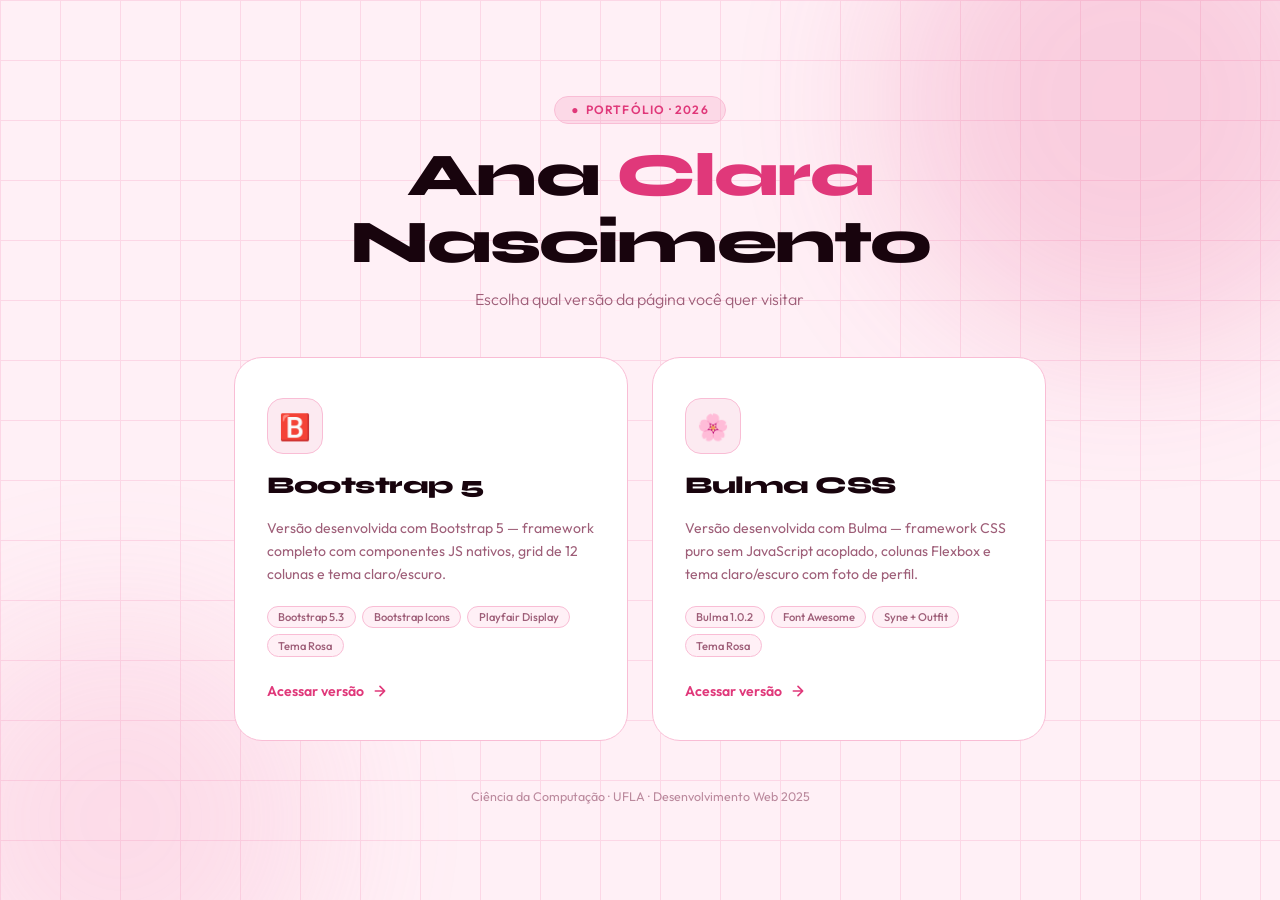
<file: index.html>
<!DOCTYPE html>
<html lang="pt-BR">
<head>
  <meta charset="UTF-8" />
  <meta name="viewport" content="width=device-width, initial-scale=1.0" />
  <title>Ana Clara — Escolha a versão</title>
  <link href="https://fonts.googleapis.com/css2?family=Syne:wght@700;800&family=Outfit:wght@300;400;500;600&display=swap" rel="stylesheet" />
  <link rel="stylesheet" href="style.css" />
</head>
<body>

  <div class="blob blob-1"></div>
  <div class="blob blob-2"></div>

  <div class="wrapper">

    <header class="header">
      <div class="tag-pill">Portfólio · 2026</div>
      <h1>Ana <span>Clara</span><br>Nascimento</h1>
      <p>Escolha qual versão da página você quer visitar</p>
    </header>

    <div class="cards">

      <!-- BOOTSTRAP -->
      <a class="card" href="bootstrap-version/index.html">
        <div class="bar"></div>
        <div class="card-icon">🅱️</div>
        <div class="card-fw">Bootstrap 5</div>
        <p class="card-desc">
          Versão desenvolvida com Bootstrap 5 — framework completo com componentes JS nativos, grid de 12 colunas e tema claro/escuro.
        </p>
        <div class="card-chips">
          <span class="chip">Bootstrap 5.3</span>
          <span class="chip">Bootstrap Icons</span>
          <span class="chip">Playfair Display</span>
          <span class="chip">Tema Rosa</span>
        </div>
        <div class="card-cta">
          Acessar versão
          <svg viewBox="0 0 24 24" fill="none" stroke="currentColor" stroke-width="2.5" stroke-linecap="round" stroke-linejoin="round">
            <path d="M5 12h14M12 5l7 7-7 7"/>
          </svg>
        </div>
      </a>

      <!-- BULMA -->
      <a class="card" href="bulma-version/index.html">
        <div class="bar"></div>
        <div class="card-icon">🌸</div>
        <div class="card-fw">Bulma CSS</div>
        <p class="card-desc">
          Versão desenvolvida com Bulma — framework CSS puro sem JavaScript acoplado, colunas Flexbox e tema claro/escuro com foto de perfil.
        </p>
        <div class="card-chips">
          <span class="chip">Bulma 1.0.2</span>
          <span class="chip">Font Awesome</span>
          <span class="chip">Syne + Outfit</span>
          <span class="chip">Tema Rosa</span>
        </div>
        <div class="card-cta">
          Acessar versão
          <svg viewBox="0 0 24 24" fill="none" stroke="currentColor" stroke-width="2.5" stroke-linecap="round" stroke-linejoin="round">
            <path d="M5 12h14M12 5l7 7-7 7"/>
          </svg>
        </div>
      </a>

    </div>

    <p class="footer-note">Ciência da Computação · UFLA · Desenvolvimento Web 2025</p>

  </div>

</body>
</html>
</file>
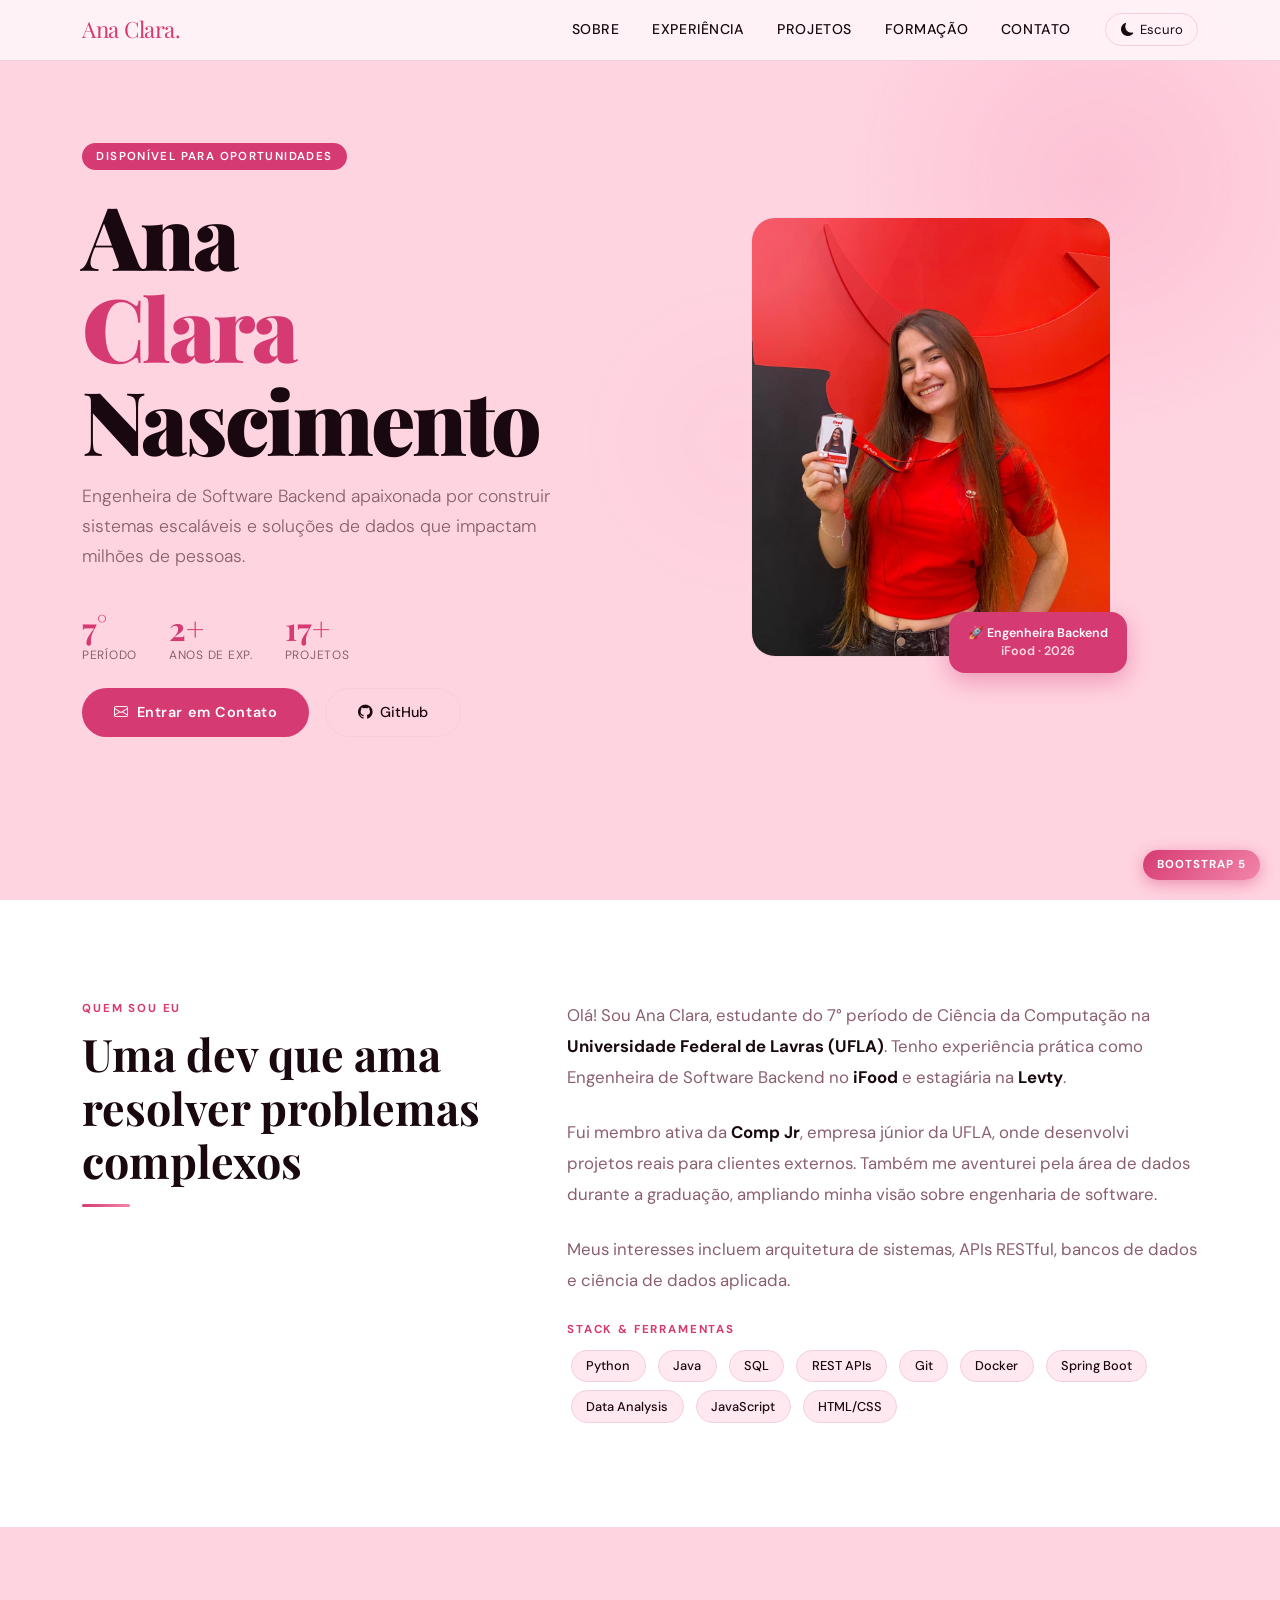
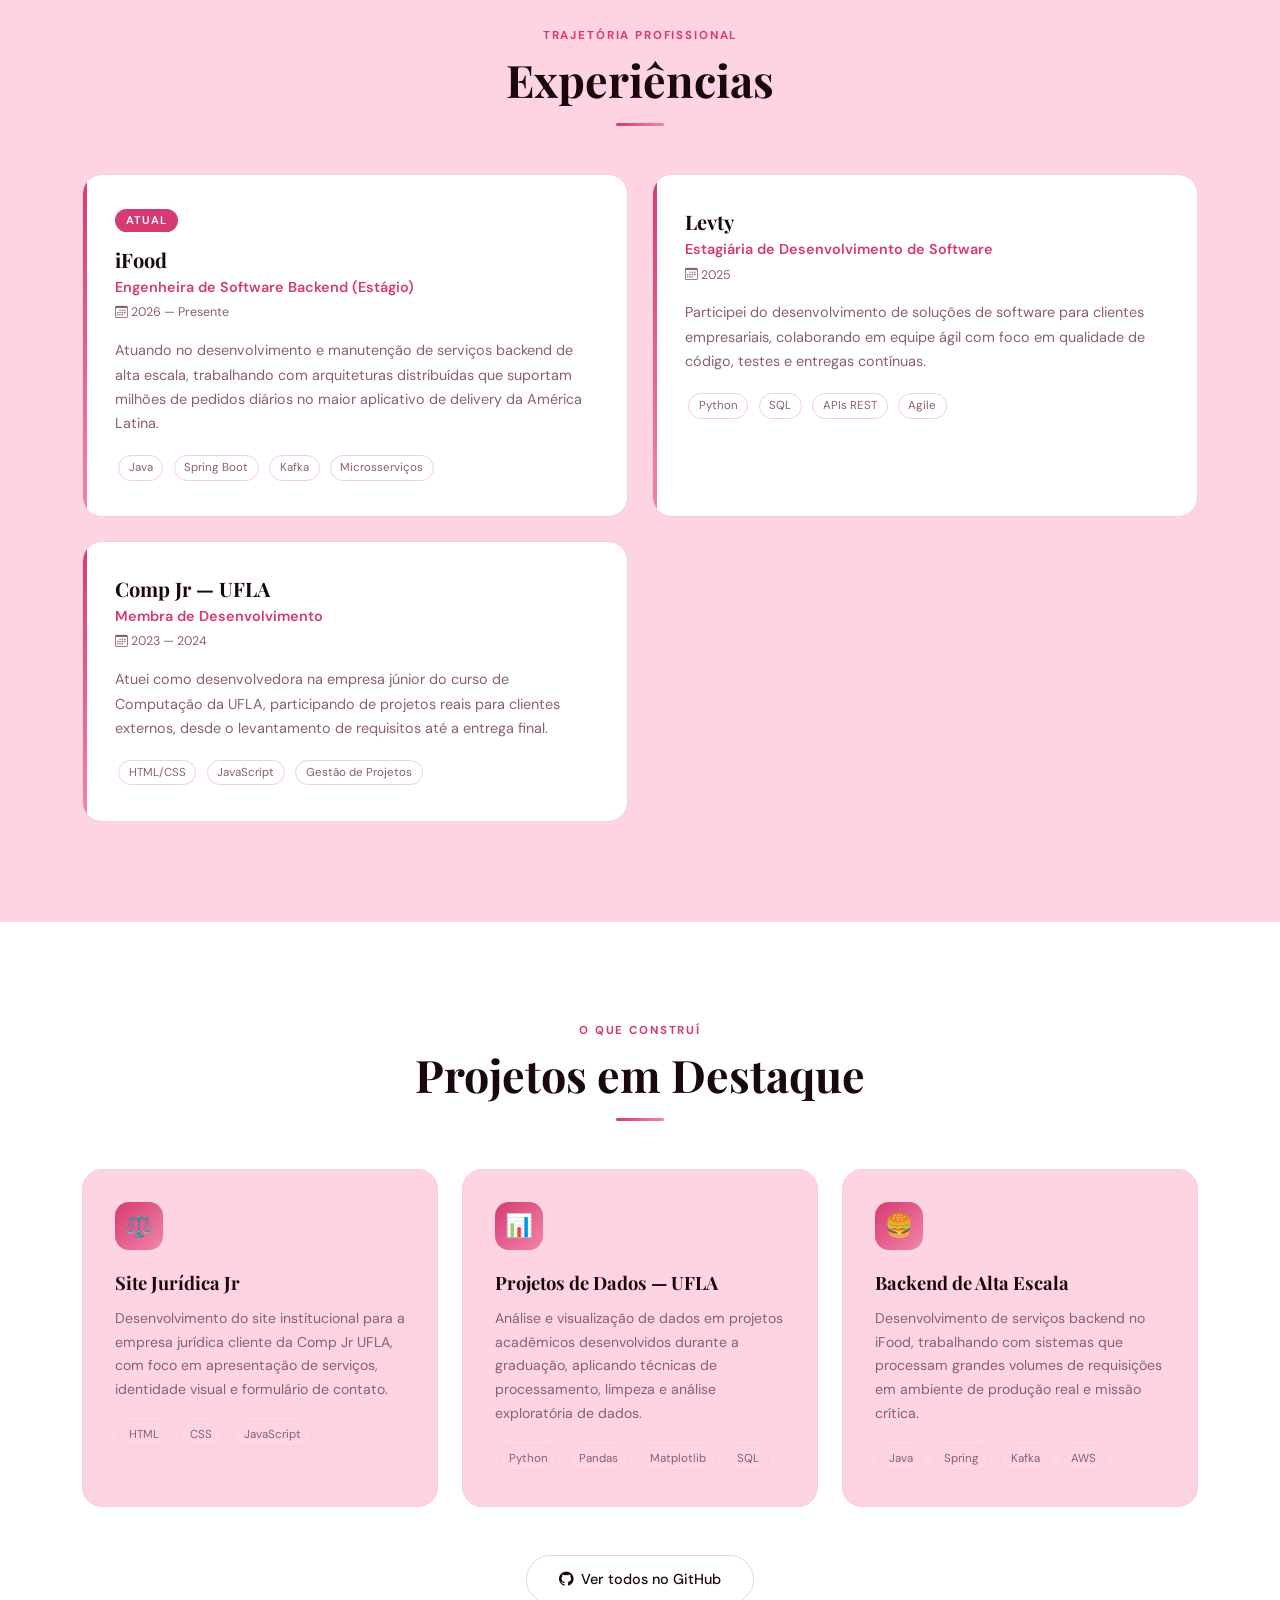
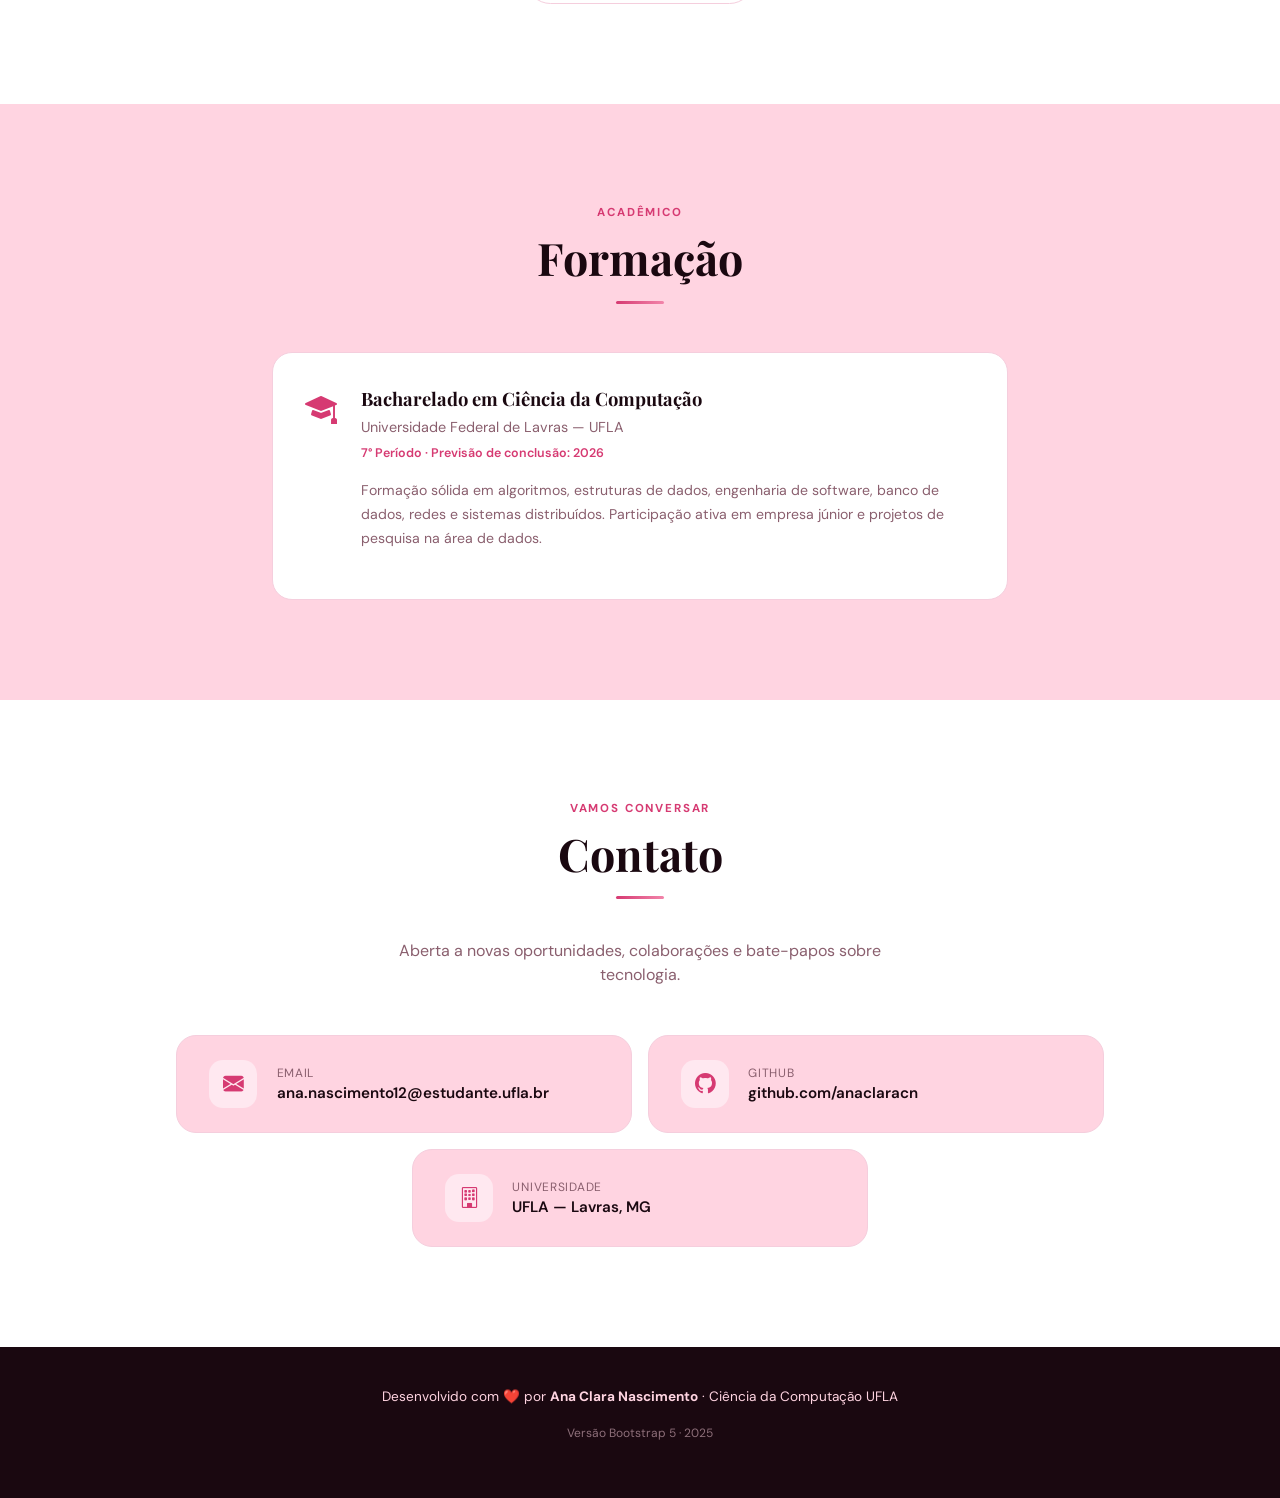
<file: bootstrap-version/index.html>
<!DOCTYPE html>
<html lang="pt-BR" data-theme="light">
<head>
  <meta charset="UTF-8" />
  <meta name="viewport" content="width=device-width, initial-scale=1.0" />
  <title>Ana Clara | Engenheira de Software</title>
  <link href="https://cdn.jsdelivr.net/npm/bootstrap@5.3.3/dist/css/bootstrap.min.css" rel="stylesheet" />
  <link href="https://fonts.googleapis.com/css2?family=Playfair+Display:wght@700;900&family=DM+Sans:wght@300;400;500&display=swap" rel="stylesheet" />
  <link href="https://cdn.jsdelivr.net/npm/bootstrap-icons@1.11.3/font/bootstrap-icons.min.css" rel="stylesheet" />
  <link rel="stylesheet" href="style.css" />
</head>
<body>

<!-- NAVBAR -->
<nav class="navbar navbar-expand-lg fixed-top">
  <div class="container">
    <a class="navbar-brand" href="#">Ana Clara.</a>
    <button class="navbar-toggler border-0" type="button" data-bs-toggle="collapse" data-bs-target="#navMenu">
      <i class="bi bi-list fs-4" style="color:var(--text)"></i>
    </button>
    <div class="collapse navbar-collapse" id="navMenu">
      <ul class="navbar-nav ms-auto align-items-lg-center gap-lg-1">
        <li class="nav-item"><a class="nav-link" href="#sobre">Sobre</a></li>
        <li class="nav-item"><a class="nav-link" href="#experiencia">Experiência</a></li>
        <li class="nav-item"><a class="nav-link" href="#projetos">Projetos</a></li>
        <li class="nav-item"><a class="nav-link" href="#formacao">Formação</a></li>
        <li class="nav-item"><a class="nav-link" href="#contato">Contato</a></li>
        <li class="nav-item ms-lg-3">
          <button class="btn-theme" id="themeToggle">
            <i class="bi bi-moon-fill" id="themeIcon"></i>
            <span id="themeLabel">Escuro</span>
          </button>
        </li>
      </ul>
    </div>
  </div>
</nav>

<!-- HERO -->
<section id="hero">
  <div class="hero-deco"></div>
  <div class="container">
    <div class="row align-items-center g-5">
      <div class="col-lg-6 order-lg-1 order-2">
        <div class="hero-tag">Disponível para oportunidades</div>
        <h1 class="hero-name">Ana<br><span>Clara</span><br>Nascimento</h1>
        <p class="hero-sub">Engenheira de Software Backend apaixonada por construir sistemas escaláveis e soluções de dados que impactam milhões de pessoas.</p>
        <div class="hero-stats">
          <div>
            <div class="stat-num">7°</div>
            <div class="stat-label">Período</div>
          </div>
          <div>
            <div class="stat-num">2+</div>
            <div class="stat-label">Anos de Exp.</div>
          </div>
          <div>
            <div class="stat-num">17+</div>
            <div class="stat-label">Projetos</div>
          </div>
        </div>
        <div class="d-flex flex-wrap gap-3 mt-4">
          <a href="#contato" class="hero-cta"><i class="bi bi-envelope"></i> Entrar em Contato</a>
          <a href="https://github.com/anaclaracn" target="_blank" class="hero-outline-btn"><i class="bi bi-github"></i> GitHub</a>
        </div>
      </div>
      <div class="col-lg-6 order-lg-2 order-1 text-center">
        <div class="hero-photo-wrap d-inline-block">
          <div class="hero-photo-box">
            <img src="../image/foto-perfil.jpeg" alt="Foto de Perfil" class="hero-profile-img">
          </div>
          <div class="hero-badge">
            <div>🚀 Engenheira Backend</div>
            <div style="opacity:0.8">iFood · 2026</div>
          </div>
        </div>
      </div>
    </div>
  </div>
</section>

<!-- SOBRE -->
<section id="sobre">
  <div class="container">
    <div class="row g-5 align-items-start">
      <div class="col-lg-5 fade-in">
        <p class="section-label">Quem sou eu</p>
        <h2 class="section-title">Uma dev que ama resolver problemas complexos</h2>
        <div class="divider"></div>
      </div>
      <div class="col-lg-7 fade-in">
        <p class="about-text mb-4">Olá! Sou Ana Clara, estudante do 7° período de Ciência da Computação na <strong style="color:var(--text)">Universidade Federal de Lavras (UFLA)</strong>. Tenho experiência prática como Engenheira de Software Backend no <strong style="color:var(--text)">iFood</strong> e estagiária na <strong style="color:var(--text)">Levty</strong>.</p>
        <p class="about-text mb-4">Fui membro ativa da <strong style="color:var(--text)">Comp Jr</strong>, empresa júnior da UFLA, onde desenvolvi projetos reais para clientes externos. Também me aventurei pela área de dados durante a graduação, ampliando minha visão sobre engenharia de software.</p>
        <p class="about-text mb-4">Meus interesses incluem arquitetura de sistemas, APIs RESTful, bancos de dados e ciência de dados aplicada.</p>
        <div class="mt-4">
          <p class="section-label mb-2">Stack & Ferramentas</p>
          <div>
            <span class="skill-chip">Python</span>
            <span class="skill-chip">Java</span>
            <span class="skill-chip">SQL</span>
            <span class="skill-chip">REST APIs</span>
            <span class="skill-chip">Git</span>
            <span class="skill-chip">Docker</span>
            <span class="skill-chip">Spring Boot</span>
            <span class="skill-chip">Data Analysis</span>
            <span class="skill-chip">JavaScript</span>
            <span class="skill-chip">HTML/CSS</span>
          </div>
        </div>
      </div>
    </div>
  </div>
</section>

<!-- EXPERIÊNCIA -->
<section id="experiencia">
  <div class="container">
    <div class="text-center mb-5 fade-in">
      <p class="section-label">Trajetória profissional</p>
      <h2 class="section-title">Experiências</h2>
      <div class="divider mx-auto"></div>
    </div>
    <div class="row g-4">
      <div class="col-md-6 fade-in">
        <div class="exp-card">
          <span class="exp-badge">Atual</span>
          <div class="exp-company">iFood</div>
          <div class="exp-role">Engenheira de Software Backend (Estágio)</div>
          <div class="exp-period"><i class="bi bi-calendar3 me-1"></i>2026 — Presente</div>
          <p class="exp-desc">Atuando no desenvolvimento e manutenção de serviços backend de alta escala, trabalhando com arquiteturas distribuídas que suportam milhões de pedidos diários no maior aplicativo de delivery da América Latina.</p>
          <div class="mt-3">
            <span class="proj-tag">Java</span>
            <span class="proj-tag">Spring Boot</span>
            <span class="proj-tag">Kafka</span>
            <span class="proj-tag">Microsserviços</span>
          </div>
        </div>
      </div>
      <div class="col-md-6 fade-in">
        <div class="exp-card">
          <div class="exp-company">Levty</div>
          <div class="exp-role">Estagiária de Desenvolvimento de Software</div>
          <div class="exp-period"><i class="bi bi-calendar3 me-1"></i>2025</div>
          <p class="exp-desc">Participei do desenvolvimento de soluções de software para clientes empresariais, colaborando em equipe ágil com foco em qualidade de código, testes e entregas contínuas.</p>
          <div class="mt-3">
            <span class="proj-tag">Python</span>
            <span class="proj-tag">SQL</span>
            <span class="proj-tag">APIs REST</span>
            <span class="proj-tag">Agile</span>
          </div>
        </div>
      </div>
      <div class="col-md-6 fade-in">
        <div class="exp-card">
          <div class="exp-company">Comp Jr — UFLA</div>
          <div class="exp-role">Membra de Desenvolvimento</div>
          <div class="exp-period"><i class="bi bi-calendar3 me-1"></i>2023 — 2024</div>
          <p class="exp-desc">Atuei como desenvolvedora na empresa júnior do curso de Computação da UFLA, participando de projetos reais para clientes externos, desde o levantamento de requisitos até a entrega final.</p>
          <div class="mt-3">
            <span class="proj-tag">HTML/CSS</span>
            <span class="proj-tag">JavaScript</span>
            <span class="proj-tag">Gestão de Projetos</span>
          </div>
        </div>
      </div>
    </div>
  </div>
</section>

<!-- PROJETOS -->
<section id="projetos">
  <div class="container">
    <div class="text-center mb-5 fade-in">
      <p class="section-label">O que construí</p>
      <h2 class="section-title">Projetos em Destaque</h2>
      <div class="divider mx-auto"></div>
    </div>
    <div class="row g-4">
      <div class="col-md-6 col-lg-4 fade-in">
        <div class="proj-card">
          <div class="proj-icon">⚖️</div>
          <div class="proj-title">Site Jurídica Jr</div>
          <p class="proj-desc">Desenvolvimento do site institucional para a empresa jurídica cliente da Comp Jr UFLA, com foco em apresentação de serviços, identidade visual e formulário de contato.</p>
          <div class="mt-3">
            <span class="proj-tag">HTML</span>
            <span class="proj-tag">CSS</span>
            <span class="proj-tag">JavaScript</span>
          </div>
        </div>
      </div>
      <div class="col-md-6 col-lg-4 fade-in">
        <div class="proj-card">
          <div class="proj-icon">📊</div>
          <div class="proj-title">Projetos de Dados — UFLA</div>
          <p class="proj-desc">Análise e visualização de dados em projetos acadêmicos desenvolvidos durante a graduação, aplicando técnicas de processamento, limpeza e análise exploratória de dados.</p>
          <div class="mt-3">
            <span class="proj-tag">Python</span>
            <span class="proj-tag">Pandas</span>
            <span class="proj-tag">Matplotlib</span>
            <span class="proj-tag">SQL</span>
          </div>
        </div>
      </div>
      <div class="col-md-6 col-lg-4 fade-in">
        <div class="proj-card">
          <div class="proj-icon">🍔</div>
          <div class="proj-title">Backend de Alta Escala</div>
          <p class="proj-desc">Desenvolvimento de serviços backend no iFood, trabalhando com sistemas que processam grandes volumes de requisições em ambiente de produção real e missão crítica.</p>
          <div class="mt-3">
            <span class="proj-tag">Java</span>
            <span class="proj-tag">Spring</span>
            <span class="proj-tag">Kafka</span>
            <span class="proj-tag">AWS</span>
          </div>
        </div>
      </div>
    </div>
    <div class="text-center mt-5 fade-in">
      <a href="https://github.com/anaclaracn" target="_blank" class="hero-outline-btn">
        <i class="bi bi-github"></i> Ver todos no GitHub
      </a>
    </div>
  </div>
</section>

<!-- FORMAÇÃO -->
<section id="formacao">
  <div class="container">
    <div class="text-center mb-5 fade-in">
      <p class="section-label">Acadêmico</p>
      <h2 class="section-title">Formação</h2>
      <div class="divider mx-auto"></div>
    </div>
    <div class="row justify-content-center">
      <div class="col-lg-8 fade-in">
        <div class="edu-card">
          <div class="edu-icon"><i class="bi bi-mortarboard-fill"></i></div>
          <div>
            <div class="edu-degree">Bacharelado em Ciência da Computação</div>
            <div class="edu-inst">Universidade Federal de Lavras — UFLA</div>
            <div class="edu-period">7° Período · Previsão de conclusão: 2026</div>
            <p class="mt-3" style="font-size:0.88rem; color:var(--muted); line-height:1.7">Formação sólida em algoritmos, estruturas de dados, engenharia de software, banco de dados, redes e sistemas distribuídos. Participação ativa em empresa júnior e projetos de pesquisa na área de dados.</p>
          </div>
        </div>
      </div>
    </div>
  </div>
</section>

<!-- CONTATO -->
<section id="contato">
  <div class="container">
    <div class="text-center mb-5 fade-in">
      <p class="section-label">Vamos conversar</p>
      <h2 class="section-title">Contato</h2>
      <div class="divider mx-auto"></div>
      <p style="color:var(--muted); max-width:500px; margin:0 auto">Aberta a novas oportunidades, colaborações e bate-papos sobre tecnologia.</p>
    </div>
    <div class="row g-3 justify-content-center">
      <div class="col-md-6 col-lg-5 fade-in">
        <a href="mailto:ana.nascimento12@estudante.ufla.br" class="contact-card">
          <div class="contact-icon"><i class="bi bi-envelope-fill"></i></div>
          <div>
            <div class="contact-label">Email</div>
            <div class="contact-value">ana.nascimento12@estudante.ufla.br</div>
          </div>
        </a>
      </div>
      <div class="col-md-6 col-lg-5 fade-in">
        <a href="https://github.com/anaclaracn" target="_blank" class="contact-card">
          <div class="contact-icon"><i class="bi bi-github"></i></div>
          <div>
            <div class="contact-label">GitHub</div>
            <div class="contact-value">github.com/anaclaracn</div>
          </div>
        </a>
      </div>
      <div class="col-md-6 col-lg-5 fade-in">
        <a href="https://ufla.br" target="_blank" class="contact-card">
          <div class="contact-icon"><i class="bi bi-building"></i></div>
          <div>
            <div class="contact-label">Universidade</div>
            <div class="contact-value">UFLA — Lavras, MG</div>
          </div>
        </a>
      </div>
    </div>
  </div>
</section>

<!-- FOOTER -->
<footer>
  <p>Desenvolvido com ❤️ por <strong>Ana Clara Nascimento</strong> · Ciência da Computação UFLA</p>
  <p class="mt-1" style="opacity:0.5; font-size:0.75rem">Versão Bootstrap 5 · 2025</p>
</footer>

<div class="fw-badge">Bootstrap 5</div>

<script src="https://cdn.jsdelivr.net/npm/bootstrap@5.3.3/dist/js/bootstrap.bundle.min.js"></script>
<script src="script.js"></script>
</body>
</html>
</file>
<file: style.css>
/* ===========================
   ANA CLARA — PÁGINA INICIAL
   style.css
   =========================== */

/* ── RESET ── */
*, *::before, *::after {
  box-sizing: border-box;
  margin: 0;
  padding: 0;
}

/* ── VARIÁVEIS ── */
:root {
  --pink: #e0387a;
  --pink2: #f285b0;
  --pink-light: #fff0f6;
  --pink-border: #f9bdd5;
  --dark: #18040d;
  --muted: #9e5e78;
}

/* ── BASE ── */
body {
  font-family: 'Outfit', sans-serif;
  background: var(--pink-light);
  min-height: 100vh;
  display: flex;
  flex-direction: column;
  align-items: center;
  justify-content: center;
  overflow: hidden;
  position: relative;
}

/* ── GRID DE FUNDO ── */
body::before {
  content: '';
  position: fixed;
  inset: 0;
  background-image:
    linear-gradient(var(--pink-border) 1px, transparent 1px),
    linear-gradient(90deg, var(--pink-border) 1px, transparent 1px);
  background-size: 60px 60px;
  opacity: 0.5;
  pointer-events: none;
}

/* ── BLOBS DECORATIVOS ── */
.blob {
  position: fixed;
  border-radius: 50%;
  pointer-events: none;
  filter: blur(80px);
  opacity: 0.18;
}

.blob-1 {
  width: 500px;
  height: 500px;
  background: var(--pink);
  top: -150px;
  right: -100px;
}

.blob-2 {
  width: 400px;
  height: 400px;
  background: var(--pink2);
  bottom: -120px;
  left: -80px;
}

/* ── WRAPPER CENTRAL ── */
.wrapper {
  position: relative;
  z-index: 1;
  display: flex;
  flex-direction: column;
  align-items: center;
  gap: 3rem;
  padding: 2rem 1.5rem;
  width: 100%;
  max-width: 860px;
}

/* ── CABEÇALHO ── */
.header {
  text-align: center;
}

.tag-pill {
  display: inline-flex;
  align-items: center;
  gap: 6px;
  background: rgba(224, 56, 122, 0.12);
  color: var(--pink);
  border: 1px solid var(--pink-border);
  border-radius: 50px;
  font-size: 0.75rem;
  font-weight: 600;
  letter-spacing: 0.1em;
  text-transform: uppercase;
  padding: 0.35rem 1rem;
  margin-bottom: 1.2rem;
}

/* ponto piscante na pill */
.tag-pill::before {
  content: '●';
  animation: blink 2s infinite;
}

@keyframes blink {
  0%, 100% { opacity: 1; }
  50% { opacity: 0.2; }
}

.header h1 {
  font-family: 'Syne', sans-serif;
  font-size: clamp(2.2rem, 6vw, 3.8rem);
  font-weight: 800;
  color: var(--dark);
  line-height: 1.1;
  letter-spacing: -0.03em;
}

.header h1 span {
  color: var(--pink);
}

.header p {
  margin-top: 0.8rem;
  color: var(--muted);
  font-size: 1rem;
  font-weight: 300;
}

/* ── GRID DE CARDS ── */
.cards {
  display: grid;
  grid-template-columns: 1fr 1fr;
  gap: 1.5rem;
  width: 100%;
}

/* ── CARD ── */
.card {
  background: #fff;
  border: 1.5px solid var(--pink-border);
  border-radius: 28px;
  padding: 2.5rem 2rem;
  text-decoration: none;
  color: var(--dark);
  display: flex;
  flex-direction: column;
  gap: 1.2rem;
  position: relative;
  overflow: hidden;
  transition:
    transform 0.35s cubic-bezier(.22, .68, 0, 1.2),
    box-shadow 0.35s,
    border-color 0.3s;
  cursor: pointer;
}

/* overlay degradê no hover */
.card::before {
  content: '';
  position: absolute;
  inset: 0;
  background: linear-gradient(135deg, rgba(224, 56, 122, 0.06) 0%, transparent 60%);
  opacity: 0;
  transition: opacity 0.3s;
}

.card:hover {
  transform: translateY(-8px) scale(1.01);
  box-shadow: 0 24px 60px rgba(224, 56, 122, 0.18);
  border-color: var(--pink);
}

.card:hover::before {
  opacity: 1;
}

/* ── BARRA SUPERIOR DO CARD ── */
.bar {
  position: absolute;
  top: 0;
  left: 0;
  right: 0;
  height: 4px;
  border-radius: 28px 28px 0 0;
  background: linear-gradient(90deg, var(--pink), var(--pink2));
  transform: scaleX(0);
  transform-origin: left;
  transition: transform 0.4s cubic-bezier(.22, .68, 0, 1.2);
}

.card:hover .bar {
  transform: scaleX(1);
}

/* ── ÍCONE DO CARD ── */
.card-icon {
  width: 56px;
  height: 56px;
  border-radius: 16px;
  display: flex;
  align-items: center;
  justify-content: center;
  font-size: 1.6rem;
  background: rgba(224, 56, 122, 0.1);
  border: 1px solid var(--pink-border);
  transition: background 0.3s, transform 0.3s;
}

.card:hover .card-icon {
  background: linear-gradient(135deg, var(--pink), var(--pink2));
  transform: rotate(-6deg) scale(1.1);
}

/* ── TEXTOS DO CARD ── */
.card-fw {
  font-family: 'Syne', sans-serif;
  font-size: 1.5rem;
  font-weight: 800;
  color: var(--dark);
  letter-spacing: -0.02em;
  line-height: 1;
}

.card-desc {
  font-size: 0.88rem;
  color: var(--muted);
  line-height: 1.65;
  flex: 1;
}

/* ── CHIPS DE TECNOLOGIA ── */
.card-chips {
  display: flex;
  flex-wrap: wrap;
  gap: 0.4rem;
}

.chip {
  font-size: 0.7rem;
  font-weight: 500;
  border: 1px solid var(--pink-border);
  color: var(--muted);
  border-radius: 50px;
  padding: 0.2rem 0.65rem;
  background: var(--pink-light);
}

/* ── CTA DO CARD ── */
.card-cta {
  display: inline-flex;
  align-items: center;
  gap: 8px;
  font-size: 0.88rem;
  font-weight: 600;
  color: var(--pink);
  margin-top: 0.4rem;
  transition: gap 0.2s;
}

.card:hover .card-cta {
  gap: 14px;
}

.card-cta svg {
  width: 16px;
  height: 16px;
  flex-shrink: 0;
}

/* ── RODAPÉ ── */
.footer-note {
  font-size: 0.78rem;
  color: var(--muted);
  opacity: 0.7;
  text-align: center;
}

/* ── RESPONSIVO ── */
@media (max-width: 600px) {
  .cards {
    grid-template-columns: 1fr;
  }

  body {
    overflow-y: auto;
    justify-content: flex-start;
    padding-top: 3rem;
  }
}
</file>
<file: bootstrap-version/style.css>
/* ── CSS VARIABLES (Temas) ── */
:root {
  --bg: #ffd4e1;
  --surface: #ffffff;
  --surface2: #ffe8f0;
  --text: #1a0810;
  --muted: #8a5f6e;
  --accent: #d63a72;
  --accent2: #f285aa;
  --border: #f5cedd;
  --nav-bg: rgba(255, 245, 248, 0.92);
}

[data-theme="dark"] {
  --bg: #130008;
  --surface: #200010;
  --surface2: #2e0018;
  --text: #ffeef4;
  --muted: #c48fa0;
  --accent: #f0558a;
  --accent2: #f799bb;
  --border: #4a0025;
  --nav-bg: rgba(19, 0, 8, 0.96);
}

/* ── RESET & BASE ── */
* {
  box-sizing: border-box;
  margin: 0;
  padding: 0;
}

body {
  font-family: 'DM Sans', sans-serif;
  background-color: var(--bg);
  color: var(--text);
  transition: background-color 0.4s, color 0.4s;
  overflow-x: hidden;
}

/* ── NAVBAR ── */
.navbar {
  background: var(--nav-bg) !important;
  backdrop-filter: blur(12px);
  border-bottom: 1px solid var(--border);
  transition: background 0.4s;
}

.navbar-brand {
  font-family: 'Playfair Display', serif;
  font-size: 1.4rem;
  color: var(--accent) !important;
  letter-spacing: -0.02em;
}

.nav-link {
  color: var(--text) !important;
  font-weight: 500;
  font-size: 0.88rem;
  letter-spacing: 0.04em;
  text-transform: uppercase;
  padding: 0.4rem 0.9rem !important;
  transition: color 0.2s;
}

.nav-link:hover {
  color: var(--accent) !important;
}

.btn-theme {
  background: none;
  border: 1.5px solid var(--border);
  color: var(--text);
  border-radius: 50px;
  padding: 0.35rem 0.9rem;
  font-size: 0.82rem;
  cursor: pointer;
  display: flex;
  align-items: center;
  gap: 6px;
  transition: all 0.3s;
  font-family: 'DM Sans', sans-serif;
}

.btn-theme:hover {
  border-color: var(--accent);
  color: var(--accent);
}

/* ── HERO ── */
#hero {
  min-height: 100vh;
  display: flex;
  align-items: center;
  background: var(--bg);
  position: relative;
  overflow: hidden;
  padding-top: 80px;
}

.hero-deco {
  position: absolute;
  top: -80px;
  right: -80px;
  width: 520px;
  height: 520px;
  border-radius: 50%;
  background: radial-gradient(circle, var(--accent2) 0%, transparent 70%);
  opacity: 0.22;
  pointer-events: none;
}

/* segundo blob decorativo */
.hero-deco::after {
  content: '';
  position: absolute;
  bottom: -200px;
  left: -300px;
  width: 400px;
  height: 400px;
  border-radius: 50%;
  background: radial-gradient(circle, var(--accent) 0%, transparent 65%);
  opacity: 0.1;
}

.hero-tag {
  display: inline-block;
  background: var(--accent);
  color: #fff;
  font-size: 0.72rem;
  font-weight: 600;
  letter-spacing: 0.12em;
  text-transform: uppercase;
  padding: 0.3rem 0.9rem;
  border-radius: 50px;
  margin-bottom: 1.2rem;
}

.hero-name {
  font-family: 'Playfair Display', serif;
  font-size: clamp(3rem, 8vw, 5.5rem);
  font-weight: 900;
  line-height: 1.05;
  letter-spacing: -0.03em;
  color: var(--text);
}

.hero-name span {
  color: var(--accent);
}

.hero-sub {
  font-size: 1.1rem;
  color: var(--muted);
  font-weight: 300;
  max-width: 480px;
  line-height: 1.7;
  margin-top: 1rem;
}

.hero-cta {
  background: var(--accent);
  color: #fff;
  border: none;
  padding: 0.8rem 2rem;
  border-radius: 50px;
  font-weight: 600;
  font-size: 0.9rem;
  letter-spacing: 0.04em;
  text-decoration: none;
  transition: all 0.3s;
  display: inline-flex;
  align-items: center;
  gap: 8px;
}

.hero-cta:hover {
  background: var(--text);
  color: var(--bg);
  transform: translateY(-2px);
  box-shadow: 0 8px 28px rgba(214, 58, 114, 0.4);
}

.hero-outline-btn {
  background: none;
  border: 1.5px solid var(--border);
  color: var(--text);
  padding: 0.8rem 2rem;
  border-radius: 50px;
  font-weight: 500;
  font-size: 0.9rem;
  text-decoration: none;
  transition: all 0.3s;
  display: inline-flex;
  align-items: center;
  gap: 8px;
}

.hero-outline-btn:hover {
  border-color: var(--accent);
  color: var(--accent);
}

.hero-photo-wrap {
  position: relative;
}

.hero-photo-box {
  width: 360px;
  height: 440px;
  border-radius: 24px;
  background: var(--surface2);
  border: 1px solid var(--border);
  display: flex;
  align-items: center;
  justify-content: center;
  overflow: hidden;
  position: relative;
  margin: auto;
}

.hero-profile-img {
  width: 100%;
  height: 100%;
  object-fit: cover; 
  object-position: center; 
  display: block;
}

.hero-initials {
  font-family: 'Playfair Display', serif;
  font-size: 6rem;
  font-weight: 900;
  color: var(--accent);
  opacity: 0.3;
  user-select: none;
}

.hero-badge {
  position: absolute;
  bottom: -16px;
  right: -16px;
  background: var(--accent);
  color: #fff;
  border-radius: 16px;
  padding: 0.8rem 1.2rem;
  font-size: 0.78rem;
  font-weight: 600;
  line-height: 1.4;
  box-shadow: 0 8px 24px rgba(214, 58, 114, 0.4);
}

.hero-stats {
  display: flex;
  gap: 2rem;
  margin-top: 2.5rem;
}

.stat-num {
  font-family: 'Playfair Display', serif;
  font-size: 2rem;
  font-weight: 700;
  color: var(--accent);
  line-height: 1;
}

.stat-label {
  font-size: 0.75rem;
  color: var(--muted);
  text-transform: uppercase;
  letter-spacing: 0.06em;
  margin-top: 2px;
}

/* ── SECTIONS ── */
section {
  padding: 100px 0;
}

#sobre {
  background: var(--surface);
}

#experiencia {
  background: var(--bg);
}

#projetos {
  background: var(--surface);
}

#formacao {
  background: var(--bg);
}

#contato {
  background: var(--surface);
}

.section-label {
  font-size: 0.72rem;
  font-weight: 700;
  letter-spacing: 0.16em;
  text-transform: uppercase;
  color: var(--accent);
  margin-bottom: 0.6rem;
}

.section-title {
  font-family: 'Playfair Display', serif;
  font-size: clamp(2rem, 4vw, 2.8rem);
  font-weight: 700;
  color: var(--text);
  line-height: 1.2;
}

.divider {
  width: 48px;
  height: 3px;
  background: linear-gradient(90deg, var(--accent), var(--accent2));
  border-radius: 4px;
  margin-top: 1rem;
  margin-bottom: 2.5rem;
}

/* ── ABOUT ── */
.about-text {
  font-size: 1.05rem;
  color: var(--muted);
  line-height: 1.85;
}

.skill-chip {
  display: inline-block;
  background: var(--surface2);
  border: 1px solid var(--border);
  color: var(--text);
  border-radius: 50px;
  font-size: 0.8rem;
  font-weight: 500;
  padding: 0.35rem 0.9rem;
  margin: 0.25rem;
  transition: all 0.2s;
}

.skill-chip:hover {
  background: var(--accent);
  color: #fff;
  border-color: var(--accent);
}

/* ── EXPERIENCE CARDS ── */
.exp-card {
  background: var(--surface);
  border: 1px solid var(--border);
  border-radius: 20px;
  padding: 2rem;
  height: 100%;
  transition: transform 0.3s, box-shadow 0.3s;
  position: relative;
  overflow: hidden;
}

.exp-card::before {
  content: '';
  position: absolute;
  top: 0;
  left: 0;
  width: 4px;
  height: 100%;
  background: linear-gradient(180deg, var(--accent), var(--accent2));
  border-radius: 4px 0 0 4px;
}

.exp-card:hover {
  transform: translateY(-4px);
  box-shadow: 0 16px 40px rgba(214, 58, 114, 0.12);
}

.exp-company {
  font-family: 'Playfair Display', serif;
  font-size: 1.25rem;
  font-weight: 700;
  color: var(--text);
}

.exp-role {
  color: var(--accent);
  font-weight: 600;
  font-size: 0.9rem;
  margin-top: 2px;
}

.exp-period {
  font-size: 0.78rem;
  color: var(--muted);
  margin-top: 0.3rem;
}

.exp-desc {
  font-size: 0.9rem;
  color: var(--muted);
  line-height: 1.7;
  margin-top: 1rem;
}

.exp-badge {
  display: inline-block;
  background: var(--accent);
  color: #fff;
  font-size: 0.7rem;
  font-weight: 600;
  letter-spacing: 0.08em;
  text-transform: uppercase;
  padding: 0.2rem 0.7rem;
  border-radius: 50px;
  margin-bottom: 0.8rem;
}

/* ── PROJECT CARDS ── */
.proj-card {
  background: var(--bg);
  border: 1px solid var(--border);
  border-radius: 20px;
  padding: 2rem;
  height: 100%;
  transition: all 0.3s;
}

.proj-card:hover {
  transform: translateY(-4px);
  box-shadow: 0 16px 40px rgba(214, 58, 114, 0.12);
  border-color: var(--accent);
}

.proj-icon {
  width: 48px;
  height: 48px;
  background: linear-gradient(135deg, var(--accent), var(--accent2));
  border-radius: 14px;
  display: flex;
  align-items: center;
  justify-content: center;
  font-size: 1.4rem;
  color: #fff;
  margin-bottom: 1.2rem;
}

.proj-title {
  font-family: 'Playfair Display', serif;
  font-size: 1.15rem;
  font-weight: 700;
  color: var(--text);
}

.proj-desc {
  font-size: 0.88rem;
  color: var(--muted);
  margin-top: 0.6rem;
  line-height: 1.7;
}

.proj-tag {
  display: inline-block;
  border: 1px solid var(--border);
  color: var(--muted);
  font-size: 0.72rem;
  border-radius: 50px;
  padding: 0.2rem 0.6rem;
  margin: 0.2rem;
}

/* ── EDUCATION ── */
.edu-card {
  background: var(--surface);
  border: 1px solid var(--border);
  border-radius: 20px;
  padding: 2rem;
  display: flex;
  gap: 1.5rem;
  align-items: flex-start;
}

.edu-icon {
  font-size: 2rem;
  color: var(--accent);
  flex-shrink: 0;
}

.edu-degree {
  font-family: 'Playfair Display', serif;
  font-size: 1.15rem;
  font-weight: 700;
  color: var(--text);
}

.edu-inst {
  font-size: 0.9rem;
  color: var(--muted);
  margin-top: 4px;
}

.edu-period {
  font-size: 0.78rem;
  color: var(--accent);
  font-weight: 600;
  margin-top: 6px;
}

/* ── CONTACT ── */
.contact-card {
  background: var(--bg);
  border: 1px solid var(--border);
  border-radius: 20px;
  padding: 1.5rem 2rem;
  display: flex;
  align-items: center;
  gap: 1.2rem;
  text-decoration: none;
  color: var(--text);
  transition: all 0.3s;
}

.contact-card:hover {
  border-color: var(--accent);
  color: var(--accent);
  transform: translateX(6px);
  box-shadow: 0 8px 30px rgba(214, 58, 114, 0.12);
}

.contact-icon {
  width: 48px;
  height: 48px;
  background: var(--surface2);
  border-radius: 14px;
  display: flex;
  align-items: center;
  justify-content: center;
  font-size: 1.3rem;
  color: var(--accent);
  flex-shrink: 0;
}

.contact-label {
  font-size: 0.75rem;
  color: var(--muted);
  text-transform: uppercase;
  letter-spacing: 0.06em;
}

.contact-value {
  font-size: 0.95rem;
  font-weight: 600;
}

/* ── FOOTER ── */
footer {
  background: var(--text);
  color: var(--bg);
  text-align: center;
  padding: 2.5rem 1rem;
  font-size: 0.85rem;
}

/* ── SCROLL ANIMATION ── */
.fade-in {
  opacity: 0;
  transform: translateY(30px);
  transition: opacity 0.7s ease, transform 0.7s ease;
}

.fade-in.visible {
  opacity: 1;
  transform: translateY(0);
}

/* ── FRAMEWORK BADGE ── */
.fw-badge {
  position: fixed;
  bottom: 20px;
  right: 20px;
  background: linear-gradient(135deg, var(--accent), var(--accent2));
  color: #fff;
  font-size: 0.72rem;
  font-weight: 700;
  letter-spacing: 0.08em;
  text-transform: uppercase;
  padding: 0.4rem 0.9rem;
  border-radius: 50px;
  z-index: 999;
  box-shadow: 0 4px 16px rgba(214, 58, 114, 0.45);
}

/* ── RESPONSIVE ── */
@media (max-width: 768px) {
  .hero-photo-box {
    width: 260px;
    height: 320px;
  }

  .hero-badge {
    bottom: -10px;
    right: -10px;
  }

  .hero-stats {
    gap: 1.5rem;
  }

  .edu-card {
    flex-direction: column;
  }
}
</file>
